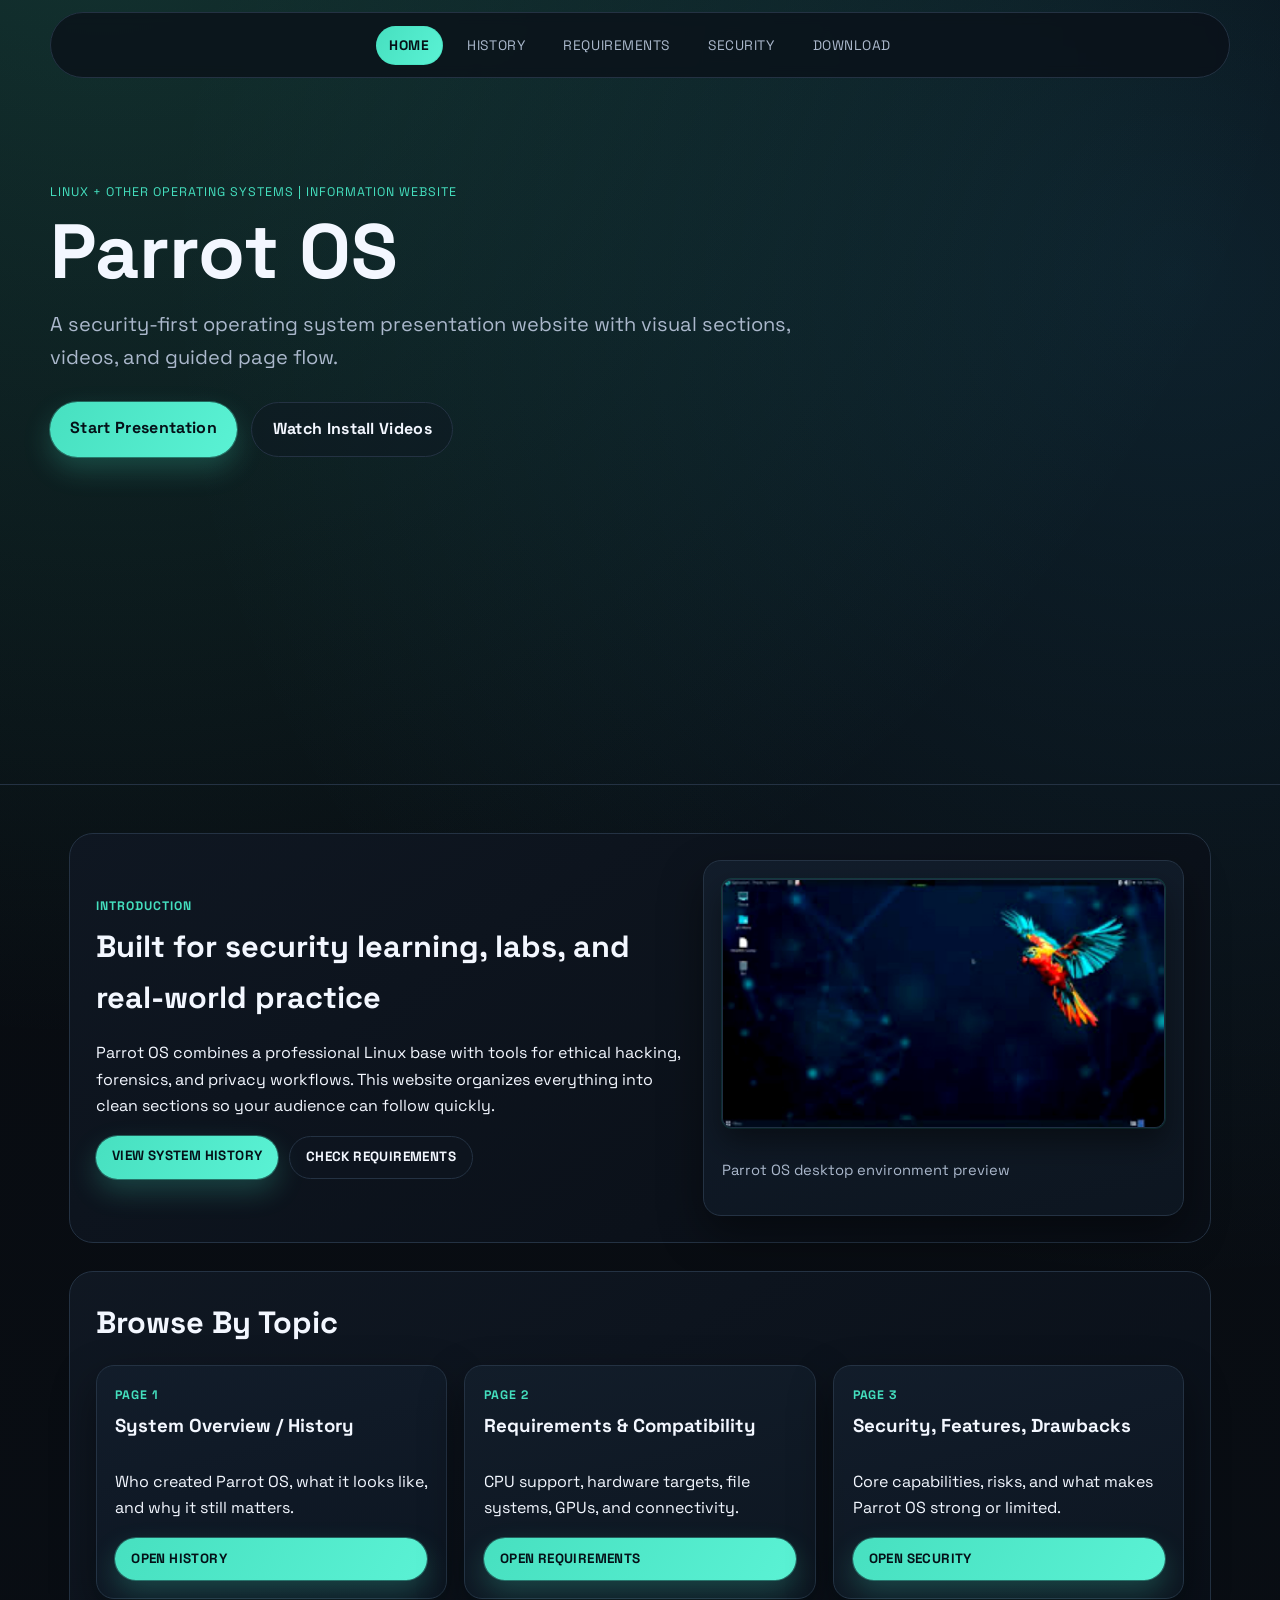
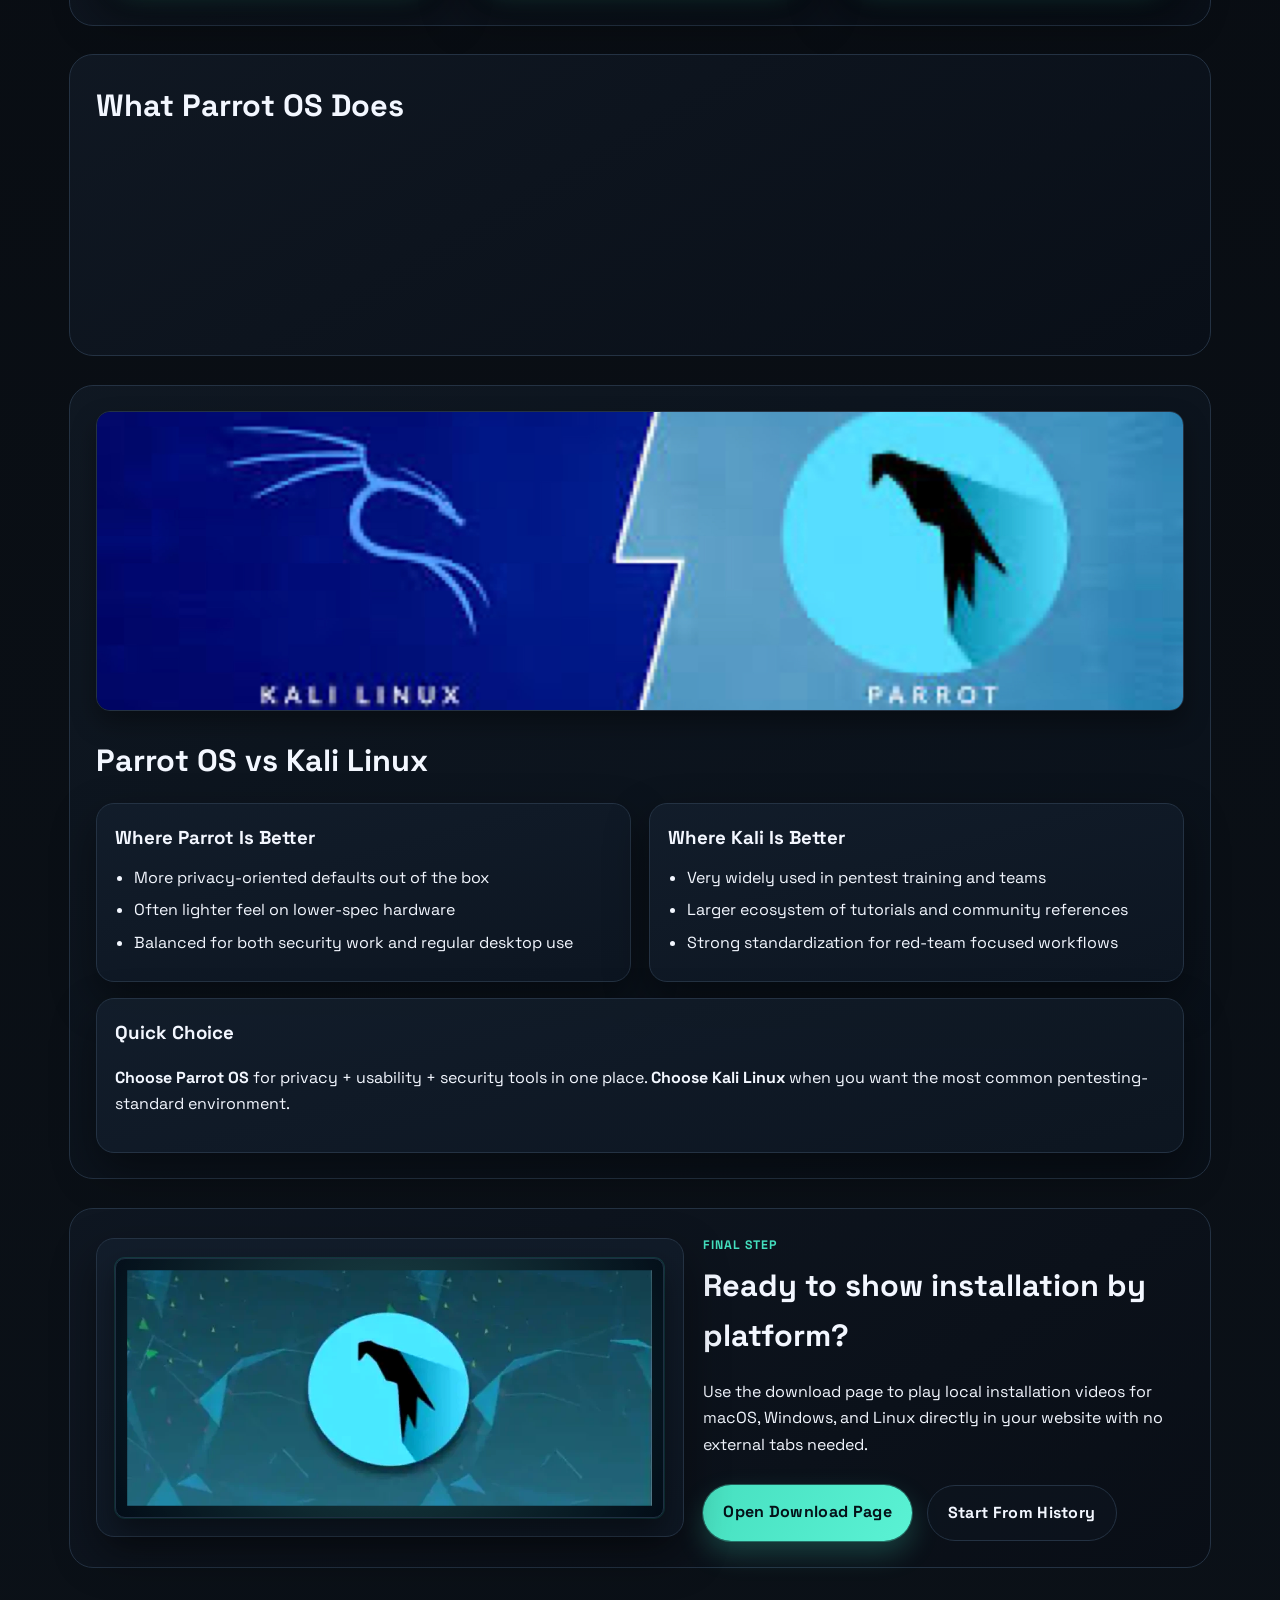
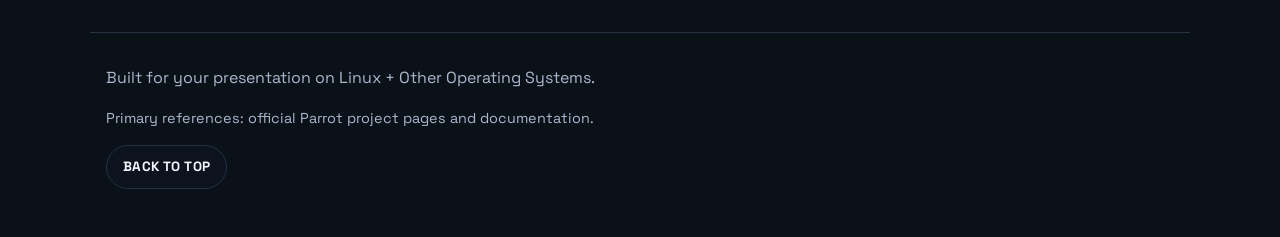
<file: index.html>
<!doctype html>
<html lang="en">
<head>
  <meta charset="UTF-8" />
  <meta name="viewport" content="width=device-width, initial-scale=1.0" />
  <title>Parrot OS | Home</title>
  <link rel="preconnect" href="https://fonts.googleapis.com">
  <link rel="preconnect" href="https://fonts.gstatic.com" crossorigin>
  <link href="https://fonts.googleapis.com/css2?family=Space+Grotesk:wght@400;500;700&family=JetBrains+Mono:wght@400;600&display=swap" rel="stylesheet">
  <link rel="stylesheet" href="styles.css" />
</head>
<body>
  <header class="hero" id="top">
    <nav class="nav">
      <a class="current" href="index.html">Home</a>
      <a href="history.html">History</a>
      <a href="requirements.html">Requirements</a>
      <a href="security.html">Security</a>
      <a href="download.html">Download</a>
    </nav>

    <div class="hero-inner">
      <p class="eyebrow">Linux + Other Operating Systems | Information Website</p>
      <h1>Parrot OS</h1>
      <p class="subtitle">A security-first operating system presentation website with visual sections, videos, and guided page flow.</p>
      <div class="hero-actions">
        <a class="btn" href="history.html">Start Presentation</a>
        <a class="btn ghost" href="download.html">Watch Install Videos</a>
      </div>
    </div>
  </header>

  <main>
    <section class="panel featured-panel">
      <div class="split">
        <div>
          <p class="section-tag">Introduction</p>
          <h2>Built for security learning, labs, and real-world practice</h2>
          <p>Parrot OS combines a professional Linux base with tools for ethical hacking, forensics, and privacy workflows. This website organizes everything into clean sections so your audience can follow quickly.</p>
          <div class="card-actions">
            <a class="btn small" href="history.html">View System History</a>
            <a class="btn small ghost" href="requirements.html">Check Requirements</a>
          </div>
        </div>
        <article class="card media-card">
          <img class="home-desktop" src="images/ultra/download-1-enhanced.jpg" alt="Parrot desktop view" loading="lazy" />
          <p class="caption">Parrot OS desktop environment preview</p>
        </article>
      </div>
    </section>

    <section class="panel">
      <h2>Browse By Topic</h2>
      <div class="grid three page-links">
        <article class="card">
          <p class="section-tag">Page 1</p>
          <h3>System Overview / History</h3>
          <p>Who created Parrot OS, what it looks like, and why it still matters.</p>
          <a class="btn small" href="history.html">Open History</a>
        </article>
        <article class="card">
          <p class="section-tag">Page 2</p>
          <h3>Requirements & Compatibility</h3>
          <p>CPU support, hardware targets, file systems, GPUs, and connectivity.</p>
          <a class="btn small" href="requirements.html">Open Requirements</a>
        </article>
        <article class="card">
          <p class="section-tag">Page 3</p>
          <h3>Security, Features, Drawbacks</h3>
          <p>Core capabilities, risks, and what makes Parrot OS strong or limited.</p>
          <a class="btn small" href="security.html">Open Security</a>
        </article>
      </div>
    </section>

    <section class="panel">
      <h2>What Parrot OS Does</h2>
      <div class="grid three">
        <article class="card">
          <h3>Security Testing</h3>
          <p>Parrot OS includes tools for penetration testing, scanning, web security checks, and lab-based ethical hacking practice.</p>
        </article>
        <article class="card">
          <h3>Digital Forensics</h3>
          <p>Useful for investigation workflows like artifact review, file analysis, and incident response learning tasks.</p>
        </article>
        <article class="card">
          <h3>Privacy + Dev Work</h3>
          <p>Built for privacy-focused workflows while still being practical for coding, scripting, and daily Linux usage.</p>
        </article>
      </div>
    </section>

    <section class="panel">
      <img class="section-banner" src="images/ultra/kali-vs-parrot-ultra.jpeg" alt="Parrot OS vs Kali Linux comparison" loading="lazy" />
      <h2>Parrot OS vs Kali Linux</h2>
      <div class="grid two">
        <article class="card">
          <h3>Where Parrot Is Better</h3>
          <ul>
            <li>More privacy-oriented defaults out of the box</li>
            <li>Often lighter feel on lower-spec hardware</li>
            <li>Balanced for both security work and regular desktop use</li>
          </ul>
        </article>
        <article class="card">
          <h3>Where Kali Is Better</h3>
          <ul>
            <li>Very widely used in pentest training and teams</li>
            <li>Larger ecosystem of tutorials and community references</li>
            <li>Strong standardization for red-team focused workflows</li>
          </ul>
        </article>
      </div>
      <article class="card full">
        <h3>Quick Choice</h3>
        <p><strong>Choose Parrot OS</strong> for privacy + usability + security tools in one place. <strong>Choose Kali Linux</strong> when you want the most common pentesting-standard environment.</p>
      </article>
    </section>

    <section class="panel cta-panel">
      <div class="split">
        <article class="card media-card">
          <img class="home-logo" src="images/parrot-logo-home.webp" alt="Parrot OS logo" loading="lazy" />
        </article>
        <div>
          <p class="section-tag">Final Step</p>
          <h2>Ready to show installation by platform?</h2>
          <p>Use the download page to play local installation videos for macOS, Windows, and Linux directly in your website with no external tabs needed.</p>
          <div class="hero-actions">
            <a class="btn" href="download.html">Open Download Page</a>
            <a class="btn ghost" href="history.html">Start From History</a>
          </div>
        </div>
      </div>
    </section>
  </main>

  <footer class="footer">
    <p>Built for your presentation on Linux + Other Operating Systems.</p>
    <p class="sources">Primary references: official Parrot project pages and documentation.</p>
    <a class="btn small ghost" href="#top">Back to top</a>
  </footer>
  <script src="script.js"></script>
</body>
</html>
</file>
<file: styles.css>
:root {
  --bg: #070a0f;
  --bg-soft: #0d141c;
  --card: #121a24;
  --text: #f3f7ff;
  --muted: #abb8cc;
  --line: #243243;
  --accent: #44dfbe;
  --accent-2: #3ac7ff;
  --glow: rgba(68, 223, 190, 0.24);
  --shadow: 0 18px 44px rgba(0, 0, 0, 0.42);
}

* {
  box-sizing: border-box;
}

html {
  scroll-behavior: smooth;
}

body {
  margin: 0;
  font-family: "Space Grotesk", sans-serif;
  background:
    radial-gradient(circle at 8% -5%, rgba(68, 223, 190, 0.2), transparent 32%),
    radial-gradient(circle at 92% 8%, rgba(58, 199, 255, 0.12), transparent 30%),
    linear-gradient(180deg, #070a0f 0%, #0b1118 100%);
  color: var(--text);
  line-height: 1.65;
  padding-top: 5.2rem;
}

.hero {
  min-height: 78vh;
  border-bottom: 1px solid var(--line);
  position: relative;
  padding: 1.2rem 1rem 4rem;
}

.hero.compact {
  min-height: 45vh;
}

.nav {
  width: min(1180px, calc(100% - 2rem));
  margin: 0;
  display: flex;
  flex-wrap: wrap;
  justify-content: center;
  gap: 0.7rem;
  padding: 0.8rem;
  border: 1px solid var(--line);
  border-radius: 999px;
  backdrop-filter: blur(6px);
  background: rgba(10, 16, 24, 0.74);
  position: fixed;
  top: 0.75rem;
  left: 50%;
  transform: translateX(-50%);
  z-index: 1000;
}

.nav a {
  color: var(--muted);
  text-decoration: none;
  font-size: 0.86rem;
  letter-spacing: 0.04em;
  text-transform: uppercase;
  padding: 0.44rem 0.78rem;
  border-radius: 999px;
  border: 1px solid transparent;
}

.nav a:hover {
  color: var(--text);
  background: rgba(53, 214, 180, 0.16);
  border-color: rgba(53, 214, 180, 0.28);
}

.nav a.current {
  color: #051117;
  background: linear-gradient(120deg, #47e0c0, #5af2d4);
  border-color: rgba(71, 224, 192, 0.6);
  font-weight: 700;
}

.hero-inner {
  max-width: 1180px;
  margin: 5rem auto 0;
}

.eyebrow {
  color: var(--accent);
  letter-spacing: 0.08em;
  text-transform: uppercase;
  font-size: 0.78rem;
  margin-bottom: 0.5rem;
}

h1 {
  font-size: clamp(2.4rem, 6vw, 5.8rem);
  line-height: 1.05;
  margin: 0;
}

.subtitle {
  color: var(--muted);
  max-width: 790px;
  margin-top: 1.05rem;
  font-size: clamp(1.03rem, 1.9vw, 1.25rem);
}

.hero-actions {
  display: flex;
  gap: 0.9rem;
  margin-top: 1.7rem;
  flex-wrap: wrap;
}

.btn {
  display: inline-block;
  border-radius: 999px;
  padding: 0.86rem 1.26rem;
  text-decoration: none;
  color: #041118;
  background: linear-gradient(120deg, #47e0c0, #5af2d4);
  font-weight: 700;
  letter-spacing: 0.02em;
  box-shadow: 0 0 0 1px rgba(71, 224, 192, 0.35), 0 12px 28px var(--glow);
}

.btn:hover {
  transform: translateY(-1px);
}

.btn.ghost {
  background: rgba(15, 24, 35, 0.45);
  border: 1px solid var(--line);
  color: var(--text);
  box-shadow: none;
}

.btn.small {
  padding: 0.62rem 1rem;
  font-size: 0.84rem;
  text-transform: uppercase;
  letter-spacing: 0.03em;
}

main {
  max-width: 1180px;
  margin: 0 auto;
  padding: 1.2rem;
}

.panel {
  margin: 1.8rem 0;
  padding: 1.6rem;
  border: 1px solid var(--line);
  border-radius: 24px;
  background:
    linear-gradient(150deg, rgba(16, 24, 35, 0.95), rgba(9, 15, 24, 0.96));
}

h2 {
  font-size: clamp(1.6rem, 2.4vw, 2.5rem);
  margin-top: 0;
  margin-bottom: 1.05rem;
}

h3 {
  margin-top: 0;
  margin-bottom: 0.7rem;
}

.grid {
  display: grid;
  gap: 1.1rem;
}

.grid.two {
  grid-template-columns: repeat(auto-fit, minmax(260px, 1fr));
}

.grid.three {
  grid-template-columns: repeat(auto-fit, minmax(220px, 1fr));
}

.card {
  border: 1px solid var(--line);
  border-radius: 18px;
  padding: 1.15rem;
  background:
    linear-gradient(165deg, rgba(18, 29, 42, 0.98), rgba(13, 22, 33, 0.98));
  box-shadow: var(--shadow);
}

.section-tag {
  margin: 0 0 0.35rem;
  color: var(--accent);
  font-size: 0.77rem;
  letter-spacing: 0.08em;
  text-transform: uppercase;
  font-weight: 700;
}

.section-banner {
  width: 100%;
  max-height: 300px;
  object-fit: cover;
  object-position: center;
  border-radius: 14px;
  border: 1px solid var(--line);
  margin-bottom: 1rem;
  box-shadow: 0 12px 24px rgba(0, 0, 0, 0.35);
}

.split {
  display: grid;
  grid-template-columns: 1.1fr 0.9fr;
  gap: 1.2rem;
  align-items: center;
}

.featured-panel,
.cta-panel {
  background:
    linear-gradient(145deg, rgba(15, 23, 34, 0.98), rgba(9, 14, 22, 0.98));
}

.stats {
  margin-top: 1.6rem;
  display: grid;
  grid-template-columns: repeat(3, minmax(180px, 1fr));
  gap: 0.75rem;
}

.stat {
  border: 1px solid var(--line);
  border-radius: 16px;
  background: rgba(12, 20, 30, 0.75);
  padding: 0.78rem 0.9rem;
}

.stat-label {
  margin: 0;
  color: var(--muted);
  font-size: 0.77rem;
  text-transform: uppercase;
  letter-spacing: 0.06em;
}

.stat-value {
  margin: 0.2rem 0 0;
  font-weight: 600;
}

.media-card {
  display: grid;
  grid-template-columns: 1fr;
  gap: 0.95rem;
}

.card ul,
.card ol {
  margin: 0;
  padding-left: 1.15rem;
}

.card li {
  margin: 0.4rem 0;
}

.full {
  margin-top: 1rem;
}

.image-card img {
  width: 100%;
  border-radius: 10px;
  border: 1px solid var(--line);
  display: block;
  object-fit: cover;
  image-rendering: -webkit-optimize-contrast;
  filter: saturate(1.08) contrast(1.05) brightness(1.02);
  box-shadow: 0 14px 28px rgba(0, 0, 0, 0.42), 0 0 0 1px rgba(53, 214, 180, 0.16);
  transition: transform 0.35s ease, filter 0.35s ease, box-shadow 0.35s ease;
}

.caption {
  color: var(--muted);
  font-size: 0.92rem;
}

.video-wrap {
  border-radius: 12px;
  overflow: hidden;
  border: 1px solid rgba(53, 214, 180, 0.28);
  background: #000;
  box-shadow: 0 16px 36px rgba(0, 0, 0, 0.5), 0 0 0 1px rgba(53, 214, 180, 0.12);
  transition: transform 0.3s ease, box-shadow 0.3s ease, border-color 0.3s ease;
}

.video-wrap iframe {
  width: 100%;
  aspect-ratio: 16 / 9;
  border: 0;
}

.local-video {
  width: 100%;
  aspect-ratio: 16 / 9;
  display: block;
  background: #000;
  object-fit: cover;
  filter: saturate(1.04) contrast(1.04);
}

.platform-card h3 {
  text-align: center;
}

.platform-video {
  object-fit: contain;
  object-position: center center;
  background: #0a1118;
}

.media-card img {
  width: 100%;
  border-radius: 10px;
  border: 1px solid var(--line);
  object-fit: cover;
  max-height: 260px;
  image-rendering: -webkit-optimize-contrast;
  filter: saturate(1.08) contrast(1.05) brightness(1.02);
  box-shadow: 0 14px 28px rgba(0, 0, 0, 0.42), 0 0 0 1px rgba(53, 214, 180, 0.16);
  transition: transform 0.35s ease, filter 0.35s ease, box-shadow 0.35s ease;
}

.media-card img:hover,
.image-card img:hover {
  transform: translateY(-2px) scale(1.01);
  filter: saturate(1.14) contrast(1.08) brightness(1.04);
  box-shadow: 0 20px 34px rgba(0, 0, 0, 0.54), 0 0 0 1px rgba(90, 242, 212, 0.22);
}

.home-logo {
  max-height: 220px;
  width: 100%;
  object-fit: contain;
  padding: 0.7rem;
  background: radial-gradient(circle at 50% 45%, rgba(90, 242, 212, 0.2), rgba(7, 16, 25, 0.85));
}

.home-desktop {
  max-height: 260px;
  width: 100%;
  object-fit: cover;
  object-position: center;
  filter: saturate(1.16) contrast(1.1) brightness(1.05);
}

.video-wrap:hover {
  transform: translateY(-2px);
  border-color: rgba(90, 242, 212, 0.58);
  box-shadow: 0 22px 42px rgba(0, 0, 0, 0.6), 0 0 0 1px rgba(90, 242, 212, 0.2);
}

.note {
  color: var(--muted);
  margin: 0.85rem 0 0;
  font-family: "JetBrains Mono", monospace;
  font-size: 0.86rem;
}

.inline-link {
  color: var(--accent-2);
}

.card-actions {
  display: flex;
  flex-wrap: wrap;
  gap: 0.65rem;
  margin-top: 0.9rem;
}

.card-actions.stack {
  flex-direction: column;
  align-items: stretch;
}

.page-links .card {
  display: flex;
  flex-direction: column;
  justify-content: space-between;
}

.btn.outline {
  background: rgba(7, 17, 26, 0.55);
  color: var(--text);
  border: 2px solid rgba(53, 214, 180, 0.55);
  box-shadow: none;
}

.btn.outline:hover {
  border-color: rgba(90, 242, 212, 0.95);
  background: rgba(11, 26, 38, 0.88);
}

.resource-links .btn {
  width: calc(100% + 0.5rem);
  margin-left: -0.25rem;
  min-height: 56px;
  display: flex;
  align-items: center;
  justify-content: center;
  font-size: 1rem;
  padding: 0.95rem 1rem;
}

@media (prefers-reduced-motion: reduce) {
  .media-card img,
  .image-card img,
  .video-wrap {
    transition: none;
  }
}

.footer {
  max-width: 1100px;
  margin: 1rem auto 2rem;
  padding: 1rem;
  border-top: 1px solid var(--line);
  color: var(--muted);
}

.footer a {
  color: var(--accent);
  text-decoration: none;
}

.sources {
  font-size: 0.9rem;
}

.reveal {
  opacity: 0;
  transform: translateY(24px);
  transition:
    opacity 0.7s ease,
    transform 0.7s ease;
  transition-delay: var(--reveal-delay, 0ms);
}

.reveal.in-view {
  opacity: 1;
  transform: translateY(0);
}

@media (prefers-reduced-motion: reduce) {
  .reveal {
    opacity: 1;
    transform: none;
    transition: none;
  }
}

@media (max-width: 700px) {
  body {
    padding-top: 5.6rem;
  }

  .hero {
    min-height: auto;
    padding-bottom: 1.5rem;
  }

  .hero-inner {
    margin-top: 2rem;
  }

  .panel {
    padding: 1rem;
  }

  .hero.compact {
    min-height: 36vh;
  }

  .split {
    grid-template-columns: 1fr;
  }

  .stats {
    grid-template-columns: 1fr;
  }
}
</file>
